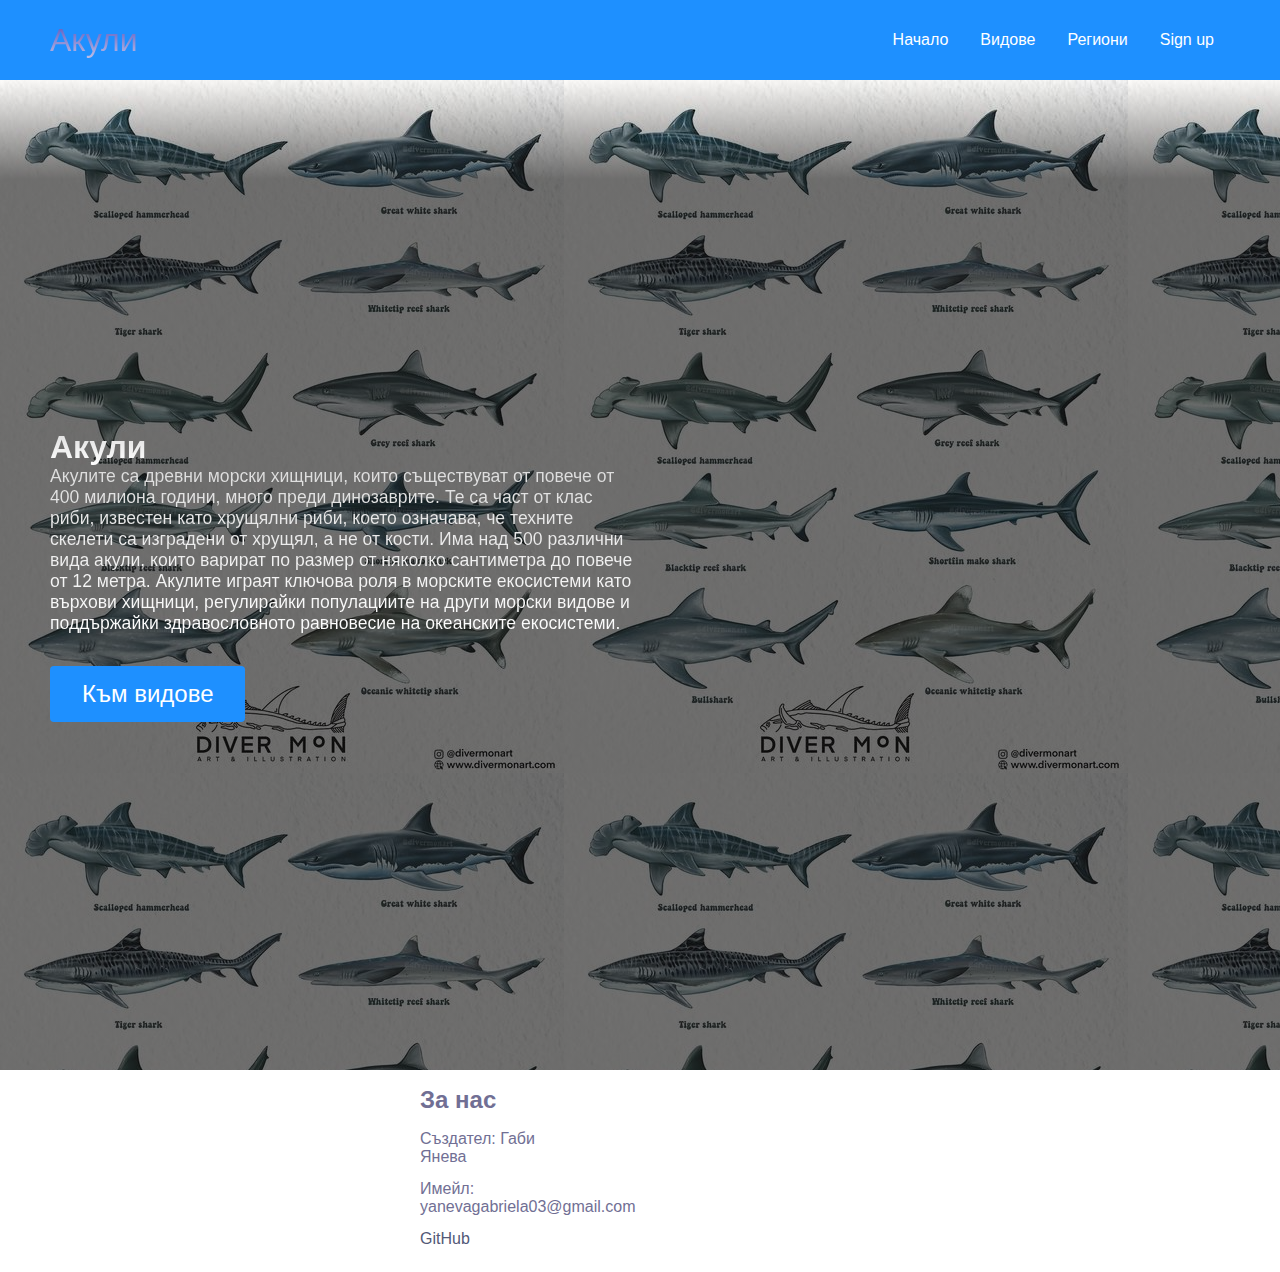
<file: index.html>
<!DOCTYPE html>
<html lang="bg">
<head>
    <meta charset="UTF-8">
    <meta name="keywords" content="Shark,shark, sea,white shark">
    <meta name="viewport" content="width=device-width, initial-scale=1.0">
    <title>Sharkss</title>
<link rel="stylesheet" href="style.css">
</head>
<body>
    
    <nav class="navbar">
<div class="navbar_container">
    <a href="/" id="navbar_logo">Акули</a>
    <div class="navbar_toggle" id="mobile_menu">
<span class="bar"></span>
<span class="bar"></span>
<span class="bar"></span>
    </div>
    <ul class="navbar_menu">
        <li class="navbar_item">
            <a href="index.html" class="navbar_link" id="home" >Начало</a>
        </li>
        <li class="navbar_item">
            <a href="vidove_main.html" class="navbar_link" id="vid_main">Видове</a>
        </li>
        <li class="navbar_item">
            <a href="regioni_main.html" class="navbar_link" id="mqsto_main">Региони</a>
        </li> 
        <li class="navbar_item">
          <a href="sign_form.html" class="navbar_link" id="sign_main">Sign up</a>
     </li>
    </ul>
</div>
    </nav>
   
<div class="main" id="main">
    <div class="main_container">
      <div class="main_content">
       <h1>Акули</h1>
       <p>Акулите са древни морски хищници, които съществуват от повече от 400 милиона години, много преди динозаврите. Те са част от клас риби, известен като хрущялни риби, което означава, че техните скелети са изградени от хрущял, а не от кости. Има над 500 различни вида акули, които варират по размер от няколко сантиметра до повече от 12 метра. Акулите играят ключова роля в морските екосистеми като върхови хищници, регулирайки популациите на други морски видове и поддържайки здравословното равновесие на океанските екосистеми.</p>
       <a href="vidove_main.html" class="main_btn" id="vidove_main_sp">Към видове</a>
    </div>
      <div class="main_img_container">
       
      </div>
    </div>
</div>


<div class="foooter_container">
    <div class="footer_link">
        <div class="footer_link_wrapper">
            <div class="footer_link_item">
                <h2>За нас</h2>
                <p>Създател: Габи Янева</p>
                <p>Имейл: yanevagabriela03@gmail.com</p>
                  <a href="https://github.com/GabyYaneva/Project_website">GitHub</a>
            </div>
        </div>
    </div>
</div>
  <script src="script.js"></script>
</body>
</html>
</file>
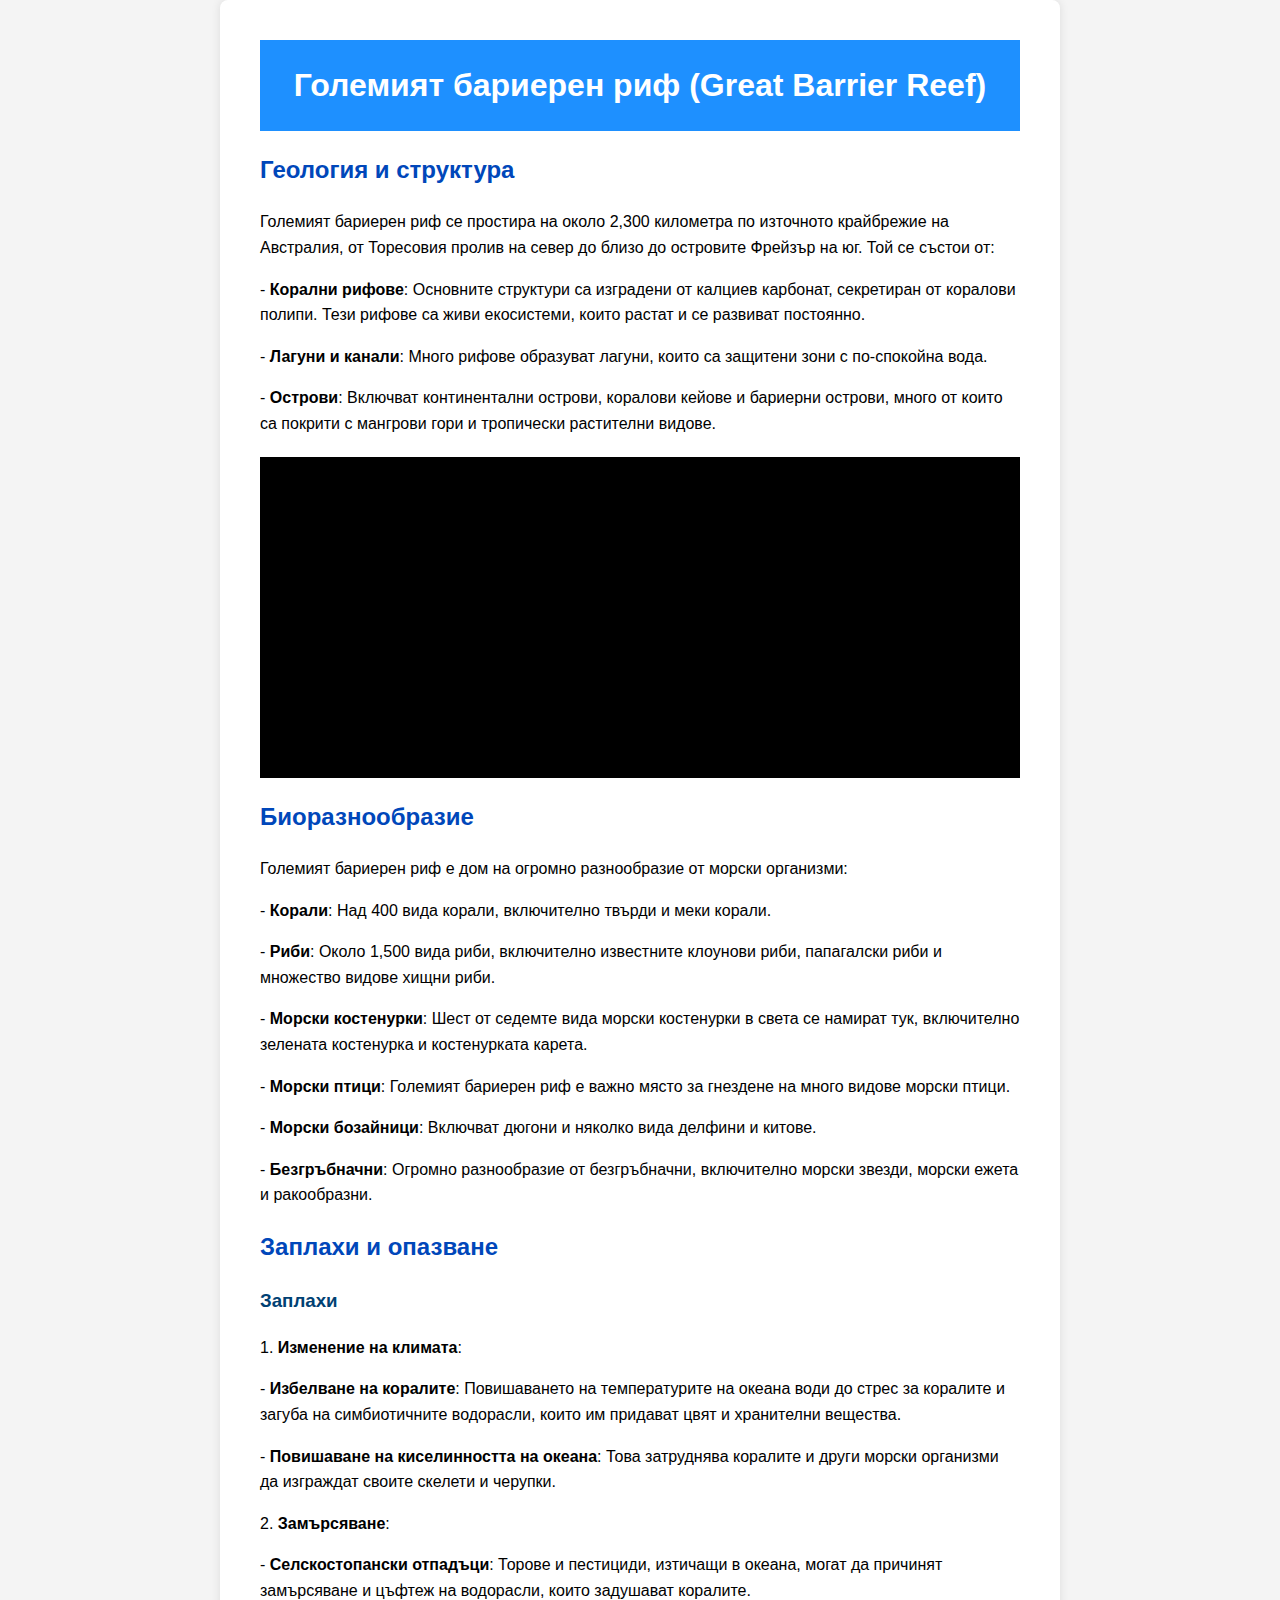
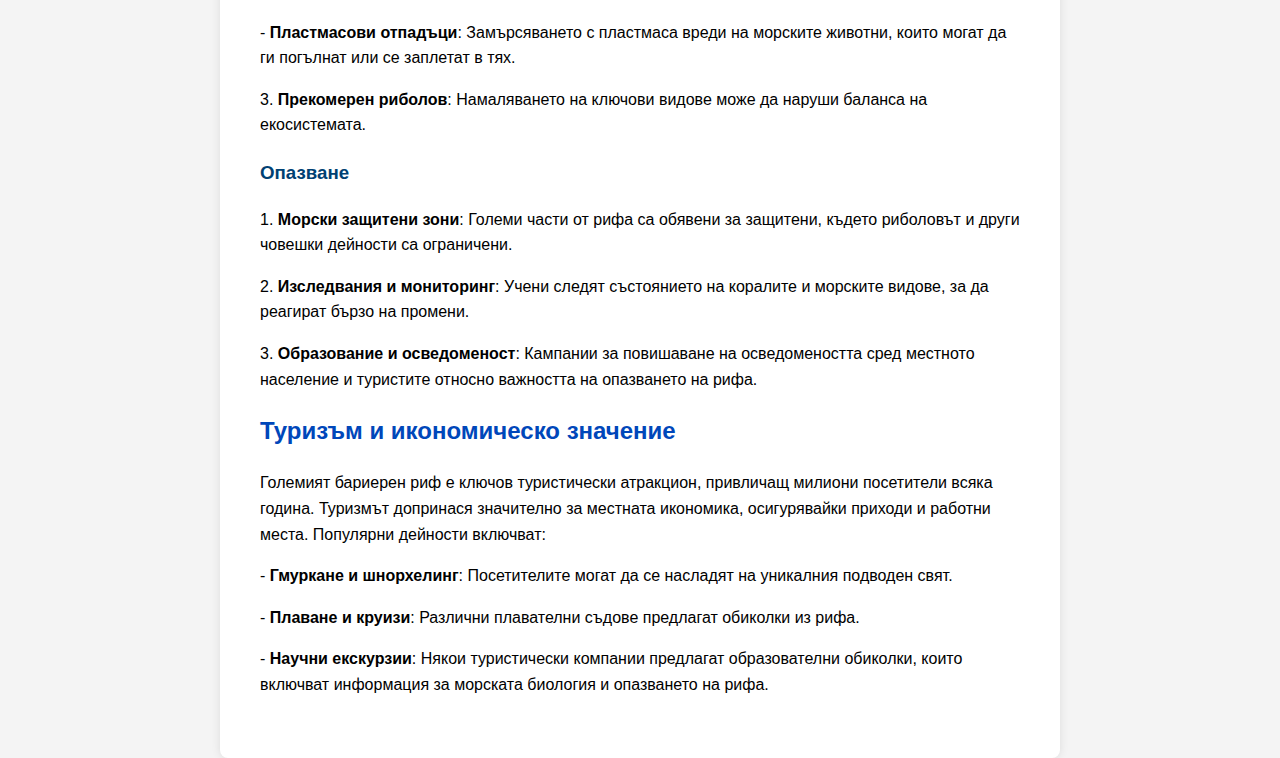
<file: r1.html>
<!DOCTYPE html>
<html lang="en">
<head>
    <meta charset="UTF-8">
    <meta name="viewport" content="width=device-width, initial-scale=1.0">
    <title>регион1</title>
    <link rel="stylesheet" href="regioni.css">
</head>
<body>
     <div class="container"><div class="main">
        <div class="header">
            <h1>Големият бариерен риф (Great Barrier Reef)</h1>
        </div>
        
            <div class="text">
                <h2>Геология и структура</h2>
                <p>Големият бариерен риф се простира на около 2,300 километра по източното крайбрежие на Австралия, от Торесовия пролив на север до близо до островите Фрейзър на юг. Той се състои от:</p>
                <p>- <strong>Корални рифове</strong>: Основните структури са изградени от калциев карбонат, секретиран от коралови полипи. Тези рифове са живи екосистеми, които растат и се развиват постоянно.</p>
                <p>- <strong>Лагуни и канали</strong>: Много рифове образуват лагуни, които са защитени зони с по-спокойна вода.</p>
                <p>- <strong>Острови</strong>: Включват континентални острови, коралови кейове и бариерни острови, много от които са покрити с мангрови гори и тропически растителни видове.</p>
                <div class="video-placeholder">
                    <iframe width="480" height="270" src="https://www.youtube.com/embed/4M6eCgEBzx8?si=oTdLg6cTSseo2D83" title="YouTube video player" frameborder="0" allow="accelerometer; autoplay; clipboard-write; encrypted-media; gyroscope; picture-in-picture; web-share" referrerpolicy="strict-origin-when-cross-origin" allowfullscreen></iframe>
                </div>
            </div>
            <div class="text">
                <h2>Биоразнообразие</h2>
                <p>Големият бариерен риф е дом на огромно разнообразие от морски организми:</p>
                <p>- <strong>Корали</strong>: Над 400 вида корали, включително твърди и меки корали.</p>
                <p>- <strong>Риби</strong>: Около 1,500 вида риби, включително известните клоунови риби, папагалски риби и множество видове хищни риби.</p>
                <p>- <strong>Морски костенурки</strong>: Шест от седемте вида морски костенурки в света се намират тук, включително зелената костенурка и костенурката карета.</p>
                <p>- <strong>Морски птици</strong>: Големият бариерен риф е важно място за гнездене на много видове морски птици.</p>
                <p>- <strong>Морски бозайници</strong>: Включват дюгони и няколко вида делфини и китове.</p>
                <p>- <strong>Безгръбначни</strong>: Огромно разнообразие от безгръбначни, включително морски звезди, морски ежета и ракообразни.</p>
               
            </div>
            <div class="text">
                <h2>Заплахи и опазване</h2>
                <h3>Заплахи</h3>
                <p>1. <strong>Изменение на климата</strong>:</p>
                <p>- <strong>Избелване на коралите</strong>: Повишаването на температурите на океана води до стрес за коралите и загуба на симбиотичните водорасли, които им придават цвят и хранителни вещества.</p>
                <p>- <strong>Повишаване на киселинността на океана</strong>: Това затруднява коралите и други морски организми да изграждат своите скелети и черупки.</p>
                <p>2. <strong>Замърсяване</strong>:</p>
                <p>- <strong>Селскостопански отпадъци</strong>: Торове и пестициди, изтичащи в океана, могат да причинят замърсяване и цъфтеж на водорасли, които задушават коралите.</p>
                <p>- <strong>Пластмасови отпадъци</strong>: Замърсяването с пластмаса вреди на морските животни, които могат да ги погълнат или се заплетат в тях.</p>
                <p>3. <strong>Прекомерен риболов</strong>: Намаляването на ключови видове може да наруши баланса на екосистемата.</p>
        
            </div>
            <div class="text">

                <h3>Опазване</h3>
                <p>1. <strong>Морски защитени зони</strong>: Големи части от рифа са обявени за защитени, където риболовът и други човешки дейности са ограничени.</p>
                <p>2. <strong>Изследвания и мониторинг</strong>: Учени следят състоянието на коралите и морските видове, за да реагират бързо на промени.</p>
                <p>3. <strong>Образование и осведоменост</strong>: Кампании за повишаване на осведомеността сред местното население и туристите относно важността на опазването на рифа.</p>
            </div>
            <div class="text">
        <h2>Туризъм и икономическо значение</h2>
        <p>Големият бариерен риф е ключов туристически атракцион, привличащ милиони посетители всяка година. Туризмът допринася значително за местната икономика, осигурявайки приходи и работни места. Популярни дейности включват:</p>
        <p>- <strong>Гмуркане и шнорхелинг</strong>: Посетителите могат да се насладят на уникалния подводен свят.</p>
        <p>- <strong>Плаване и круизи</strong>: Различни плавателни съдове предлагат обиколки из рифа.</p>
        <p>- <strong>Научни екскурзии</strong>: Някои туристически компании предлагат образователни обиколки, които включват информация за морската биология и опазването на рифа.</p>
        
            </div>
        </div>
     </div>
    
      <script src="script.js"></script>
</body>
</html>
</file>
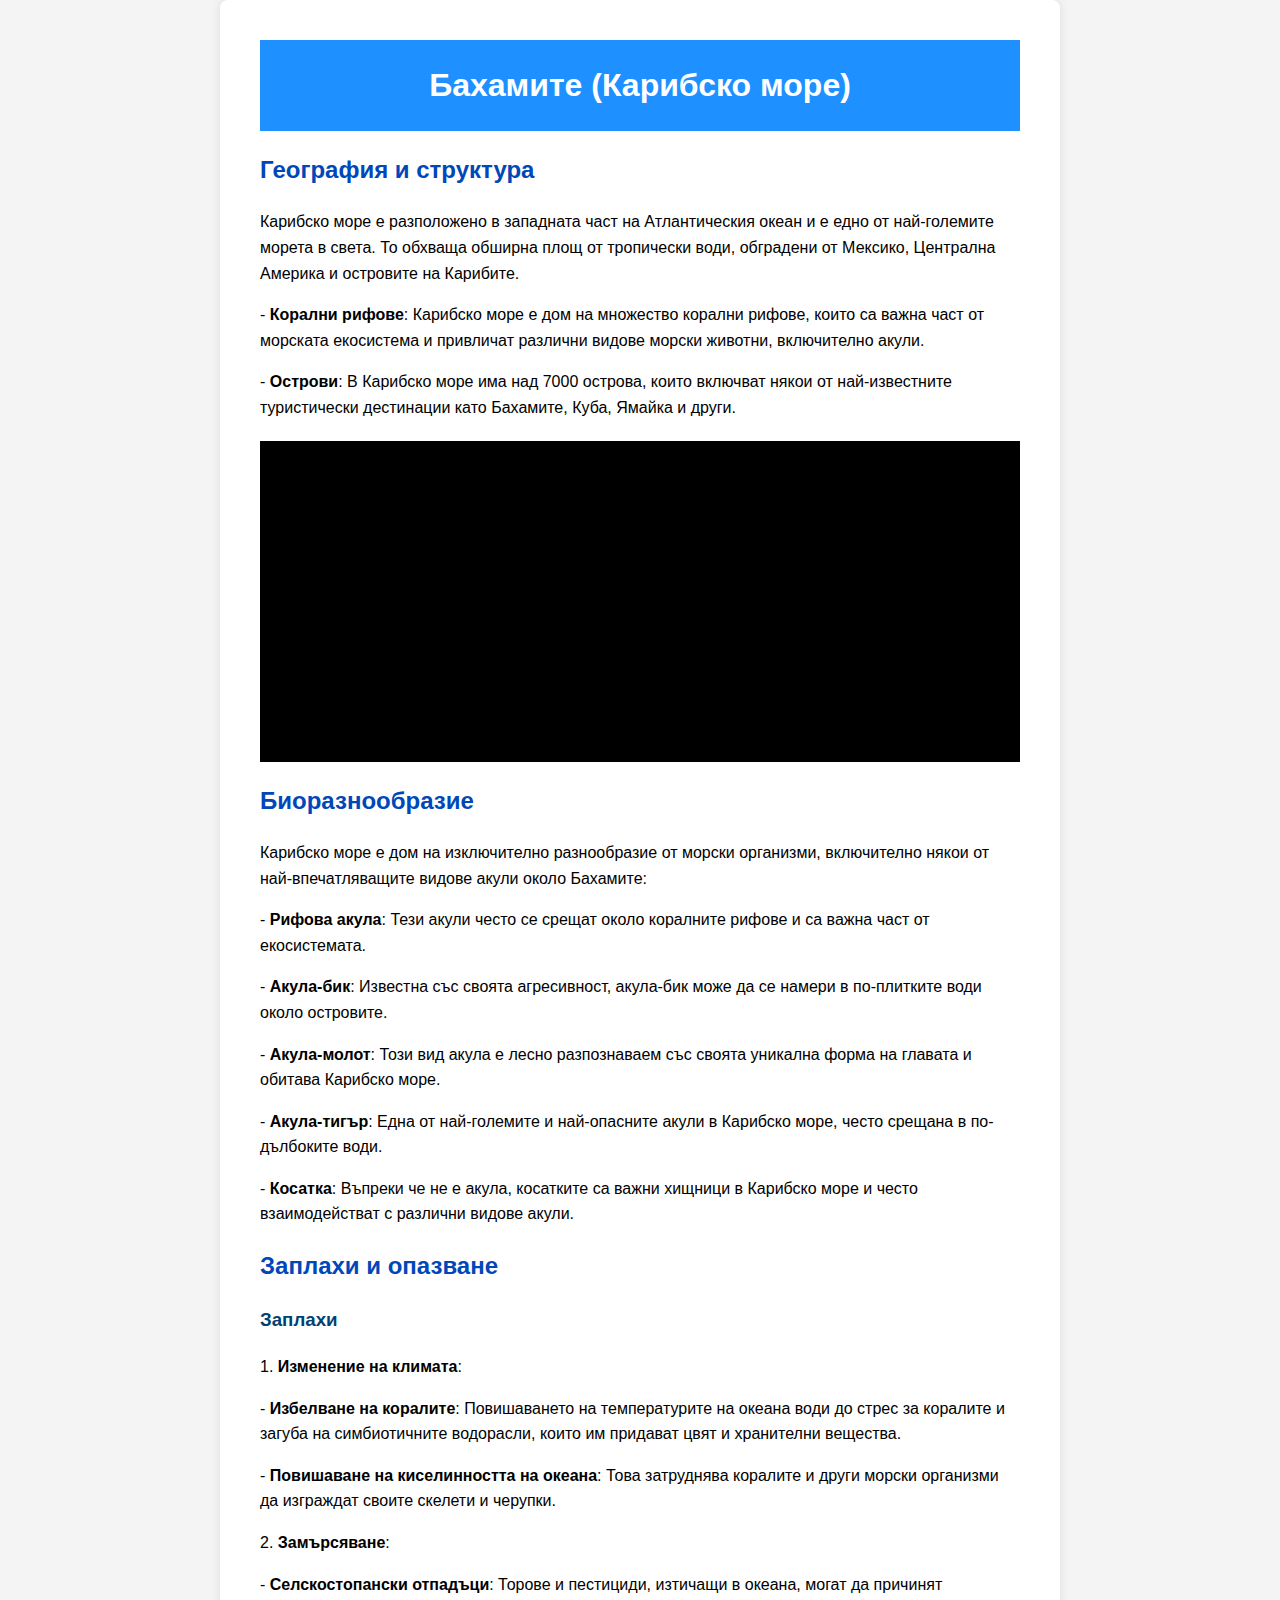
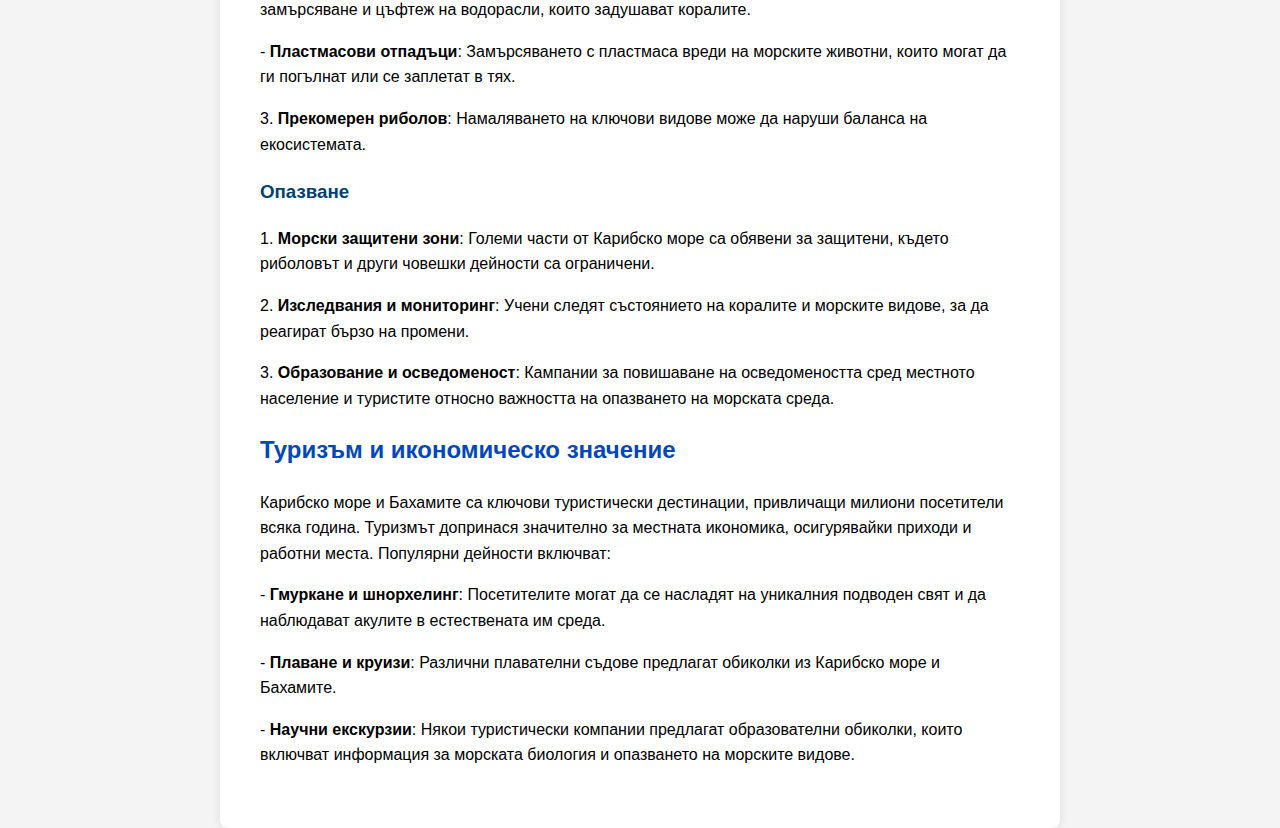
<file: r2.html>
<!DOCTYPE html>
<html lang="en">
<head>
    <meta charset="UTF-8">
    <meta name="viewport" content="width=device-width, initial-scale=1.0">
    <title>reagen 2</title>
    <link rel="stylesheet" href="regioni.css">
</head>
<body>
    <div class="container">
        <div class="main">
            <div class="header">
                <h1>Бахамите (Карибско море)</h1>
            </div>
            
            <div class="text">
                <h2>География и структура</h2>
                <p>Карибско море е разположено в западната част на Атлантическия океан и е едно от най-големите морета в света. То обхваща обширна площ от тропически води, обградени от Мексико, Централна Америка и островите на Карибите.</p>
                <p>- <strong>Корални рифове</strong>: Карибско море е дом на множество корални рифове, които са важна част от морската екосистема и привличат различни видове морски животни, включително акули.</p>
                <p>- <strong>Острови</strong>: В Карибско море има над 7000 острова, които включват някои от най-известните туристически дестинации като Бахамите, Куба, Ямайка и други.</p>
                <div class="video-placeholder">
                    <iframe width="480" height="270" src="https://www.youtube.com/embed/qdKrKaUATaw?si=I6jdsXvoQ3pH96BS" title="YouTube video player" frameborder="0" allow="accelerometer; autoplay; clipboard-write; encrypted-media; gyroscope; picture-in-picture; web-share" referrerpolicy="strict-origin-when-cross-origin" allowfullscreen></iframe>
                </div>
            </div>
            <div class="text">
                <h2>Биоразнообразие</h2>
                <p>Карибско море е дом на изключително разнообразие от морски организми, включително някои от най-впечатляващите видове акули около Бахамите:</p>
                <p>- <strong>Рифова акула</strong>: Тези акули често се срещат около коралните рифове и са важна част от екосистемата.</p>
                <p>- <strong>Акула-бик</strong>: Известна със своята агресивност, акула-бик може да се намери в по-плитките води около островите.</p>
                <p>- <strong>Акула-молот</strong>: Този вид акула е лесно разпознаваем със своята уникална форма на главата и обитава Карибско море.</p>
                <p>- <strong>Акула-тигър</strong>: Една от най-големите и най-опасните акули в Карибско море, често срещана в по-дълбоките води.</p>
                <p>- <strong>Косатка</strong>: Въпреки че не е акула, косатките са важни хищници в Карибско море и често взаимодействат с различни видове акули.</p>
            </div>
            <div class="text">
                <h2>Заплахи и опазване</h2>
                <h3>Заплахи</h3>
                <p>1. <strong>Изменение на климата</strong>:</p>
                <p>- <strong>Избелване на коралите</strong>: Повишаването на температурите на океана води до стрес за коралите и загуба на симбиотичните водорасли, които им придават цвят и хранителни вещества.</p>
                <p>- <strong>Повишаване на киселинността на океана</strong>: Това затруднява коралите и други морски организми да изграждат своите скелети и черупки.</p>
                <p>2. <strong>Замърсяване</strong>:</p>
                <p>- <strong>Селскостопански отпадъци</strong>: Торове и пестициди, изтичащи в океана, могат да причинят замърсяване и цъфтеж на водорасли, които задушават коралите.</p>
                <p>- <strong>Пластмасови отпадъци</strong>: Замърсяването с пластмаса вреди на морските животни, които могат да ги погълнат или се заплетат в тях.</p>
                <p>3. <strong>Прекомерен риболов</strong>: Намаляването на ключови видове може да наруши баланса на екосистемата.</p>
            </div>
            <div class="text">
                <h3>Опазване</h3>
                <p>1. <strong>Морски защитени зони</strong>: Големи части от Карибско море са обявени за защитени, където риболовът и други човешки дейности са ограничени.</p>
                <p>2. <strong>Изследвания и мониторинг</strong>: Учени следят състоянието на коралите и морските видове, за да реагират бързо на промени.</p>
                <p>3. <strong>Образование и осведоменост</strong>: Кампании за повишаване на осведомеността сред местното население и туристите относно важността на опазването на морската среда.</p>
            </div>
            <div class="text">
                <h2>Туризъм и икономическо значение</h2>
                <p>Карибско море и Бахамите са ключови туристически дестинации, привличащи милиони посетители всяка година. Туризмът допринася значително за местната икономика, осигурявайки приходи и работни места. Популярни дейности включват:</p>
                <p>- <strong>Гмуркане и шнорхелинг</strong>: Посетителите могат да се насладят на уникалния подводен свят и да наблюдават акулите в естествената им среда.</p>
                <p>- <strong>Плаване и круизи</strong>: Различни плавателни съдове предлагат обиколки из Карибско море и Бахамите.</p>
                <p>- <strong>Научни екскурзии</strong>: Някои туристически компании предлагат образователни обиколки, които включват информация за морската биология и опазването на морските видове.</p>
            </div>
        </div>
    </div>
    
    
      <script src="script.js"></script>
</body>
</html>
</file>
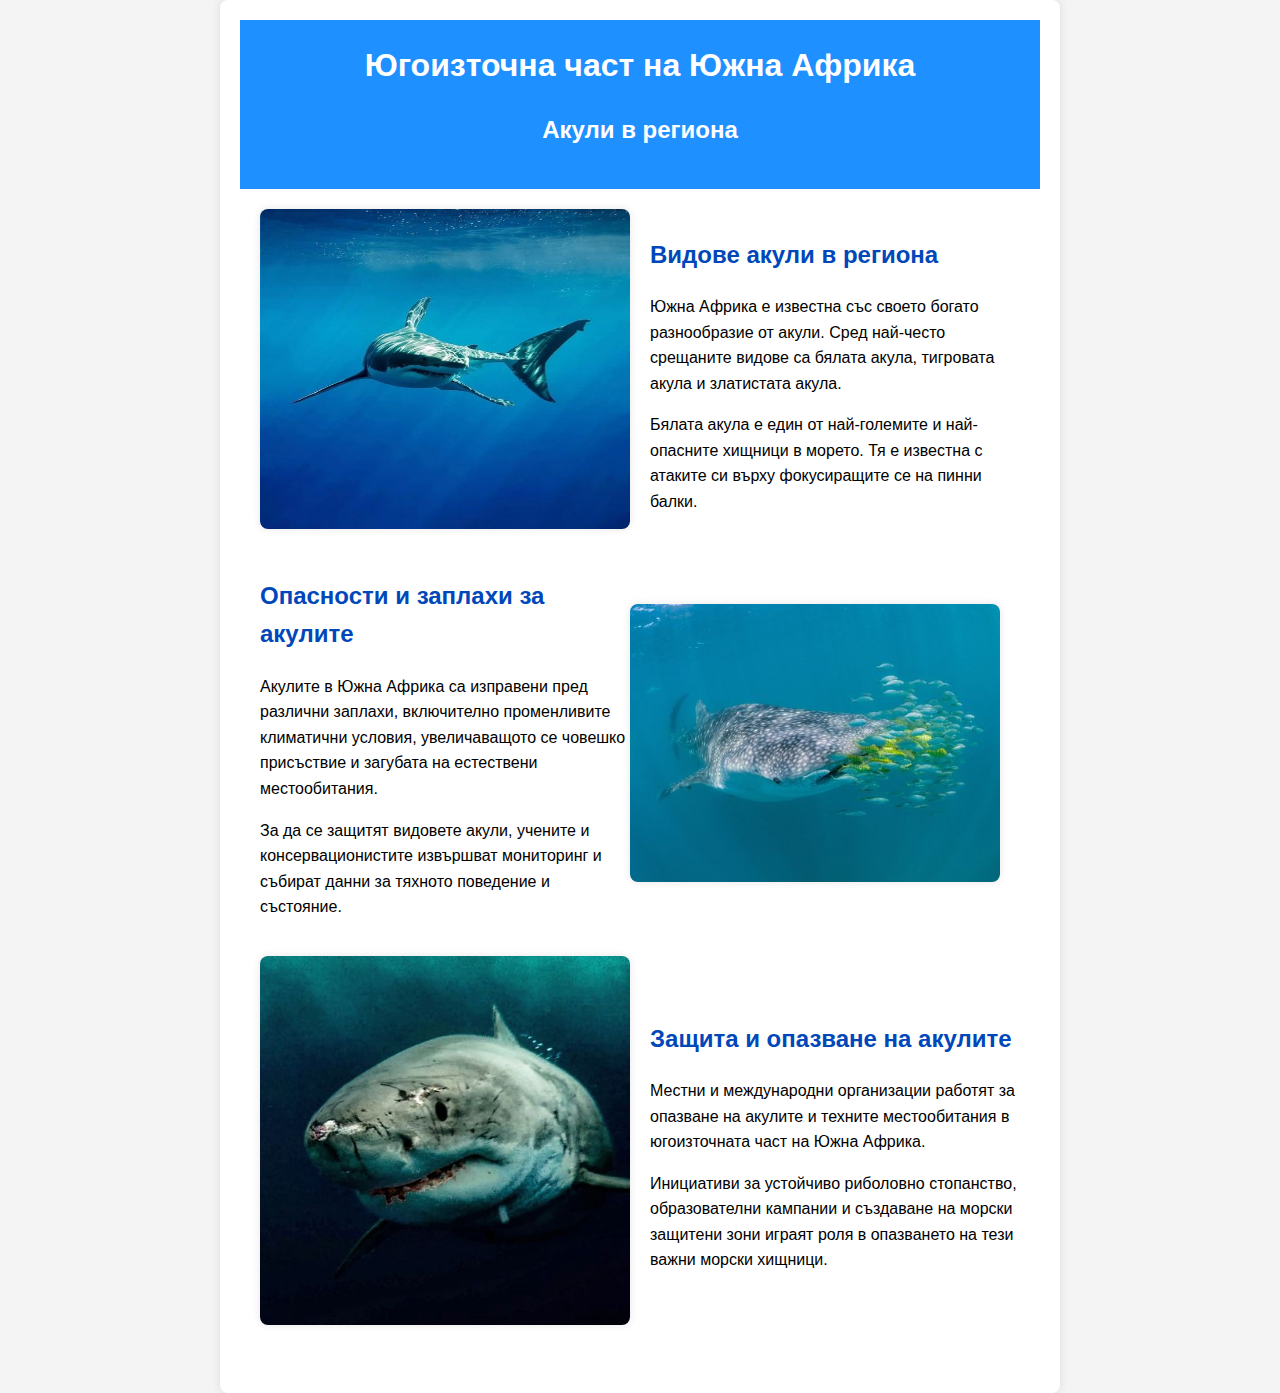
<file: r3.html>
<!DOCTYPE html>
<html lang="en">
<head>
    <meta charset="UTF-8">
    <meta name="viewport" content="width=device-width, initial-scale=1.0">
    <title>reagen 3</title>
    <link rel="stylesheet" href="regioni.css">
</head>
<body>
    
    <div class="container">
        <div class="header">
            <h1>Югоизточна част на Южна Африка</h1>
            <h2>Акули в региона</h2>
        </div>
        
        <div class="main">
            <div class="text with-image">
                <div class="image">
                    <img height="320px" width="270px" src="images/r3.jpg" alt="Акула в югоизточната част на Южна Африка">
                </div>
                <div class="content">
                    <h2>Видове акули в региона</h2>
                    <p>Южна Африка е известна със своето богато разнообразие от акули. Сред най-често срещаните видове са бялата акула, тигровата акула и златистата акула.</p>
                    <p>Бялата акула е един от най-големите и най-опасните хищници в морето. Тя е известна с атаките си върху фокусиращите се на пинни балки.</p>
                </div>
            </div>

            <div class="text with-image">
                <div class="content">
                    <h2>Опасности и заплахи за акулите</h2>
                    <p>Акулите в Южна Африка са изправени пред различни заплахи, включително променливите климатични условия, увеличаващото се човешко присъствие и загубата на естествени местообитания.</p>
                    <p>За да се защитят видовете акули, учените и консервационистите извършват мониторинг и събират данни за тяхното поведение и състояние.</p>
                </div>
                <div class="image">
                    <img src="images/r31.jpg" alt="Акула в югоизточната част на Южна Африка">
                </div>
            </div>

            <div class="text with-image">
                <div class="image">
                    <img src="images/r32.jpg" alt="Акула в югоизточната част на Южна Африка">
                </div>
                <div class="content">
                    <h2>Защита и опазване на акулите</h2>
                    <p>Местни и международни организации работят за опазване на акулите и техните местообитания в югоизточната част на Южна Африка.</p>
                    <p>Инициативи за устойчиво риболовно стопанство, образователни кампании и създаване на морски защитени зони играят роля в опазването на тези важни морски хищници.</p>
                </div>
            </div>
        </div>
    </div>

      <script src="script.js"></script>
</body>
</html>
</file>
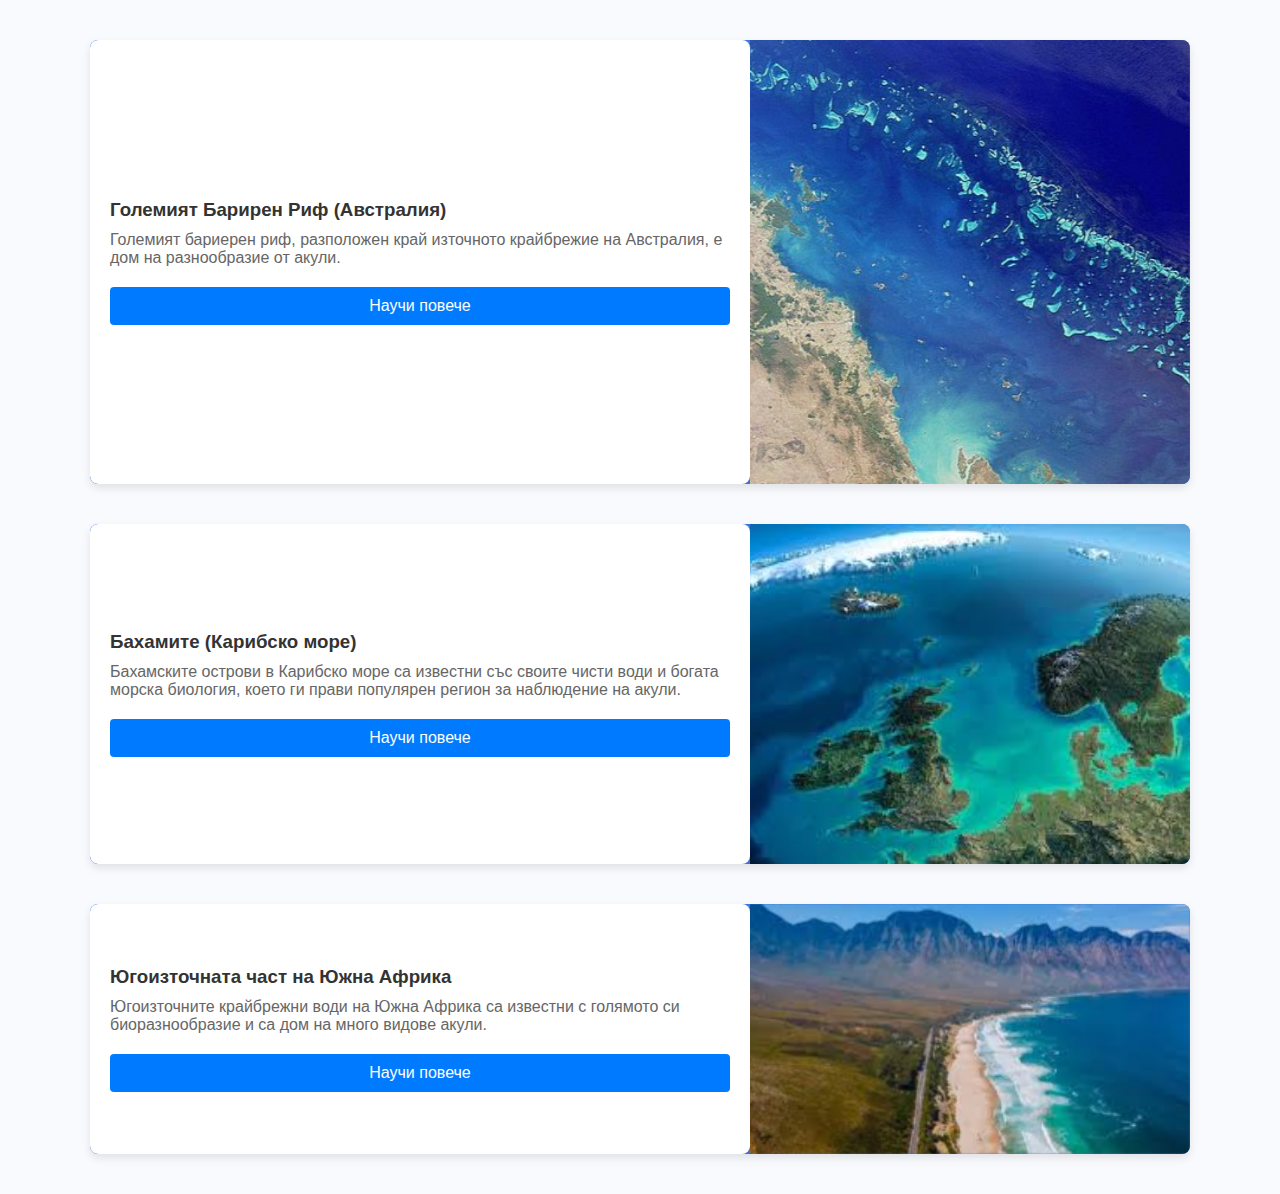
<file: regioni+main.html>
<!DOCTYPE html>
<html lang="en">
<head>
    <meta charset="UTF-8">
    <meta name="viewport" content="width=device-width, initial-scale=1.0">
    <title>Региони</title>
    <link rel="stylesheet" href="style_vidove.css">
</head>
<body>
    <div class="main">
        <div class="content">
            <div class="shark_card">
                <div class="shark_info">
                    <h3>Големият Барирен Риф (Австралия)</h3>
                    <p>Големият бариерен риф, разположен край източното крайбрежие на Австралия, е дом на разнообразие от акули.</p>
                    <a href="r1.html" class="main_btn species_link" id="r1">Научи повече</a>
                </div>
                <div class="shark_image">
                    <img src="images/whsh.jpg" alt="Китова  акула">
                </div>
            </div>
        </div>
        <div class="content">
            <div class="shark_card">
                <div class="shark_info">
                    <h3>Бахамите (Карибско море)</h3>
               <p>Бахамските острови в Карибско море са известни със своите чисти води и богата морска биология, което ги прави популярен регион за наблюдение на акули. </p>
                    <a href="r2.html" class="main_btn species_link" id="r2">Научи повече</a>
                </div>
                <div class="shark_image">
                    <img src="images/tsh.jpg" alt="Тигрова акула">
                </div>
            </div>
        </div>
        <div class="content">
            <div class="shark_card">
                <div class="shark_info">
                    <h3>Югоизточната част на Южна Африка</h3>
                   <p>Югоизточните крайбрежни води на Южна Африка са известни с голямото си биоразнообразие и са дом на много видове акули.</p>
                    <a href="r3.html" class="main_btn species_link" id="r3">Научи повече</a>
                </div>
                <div class="shark_image">
                    <img src="images/wsh.jpg" alt="Бяла акула">
                </div>
            </div>
        </div>
    </div>
    <div id="species_content">
        <!-- Тук ще се зарежда съдържанието -->
    </div>
    <script src="script.js"></script>
</body>
</html>
</file>
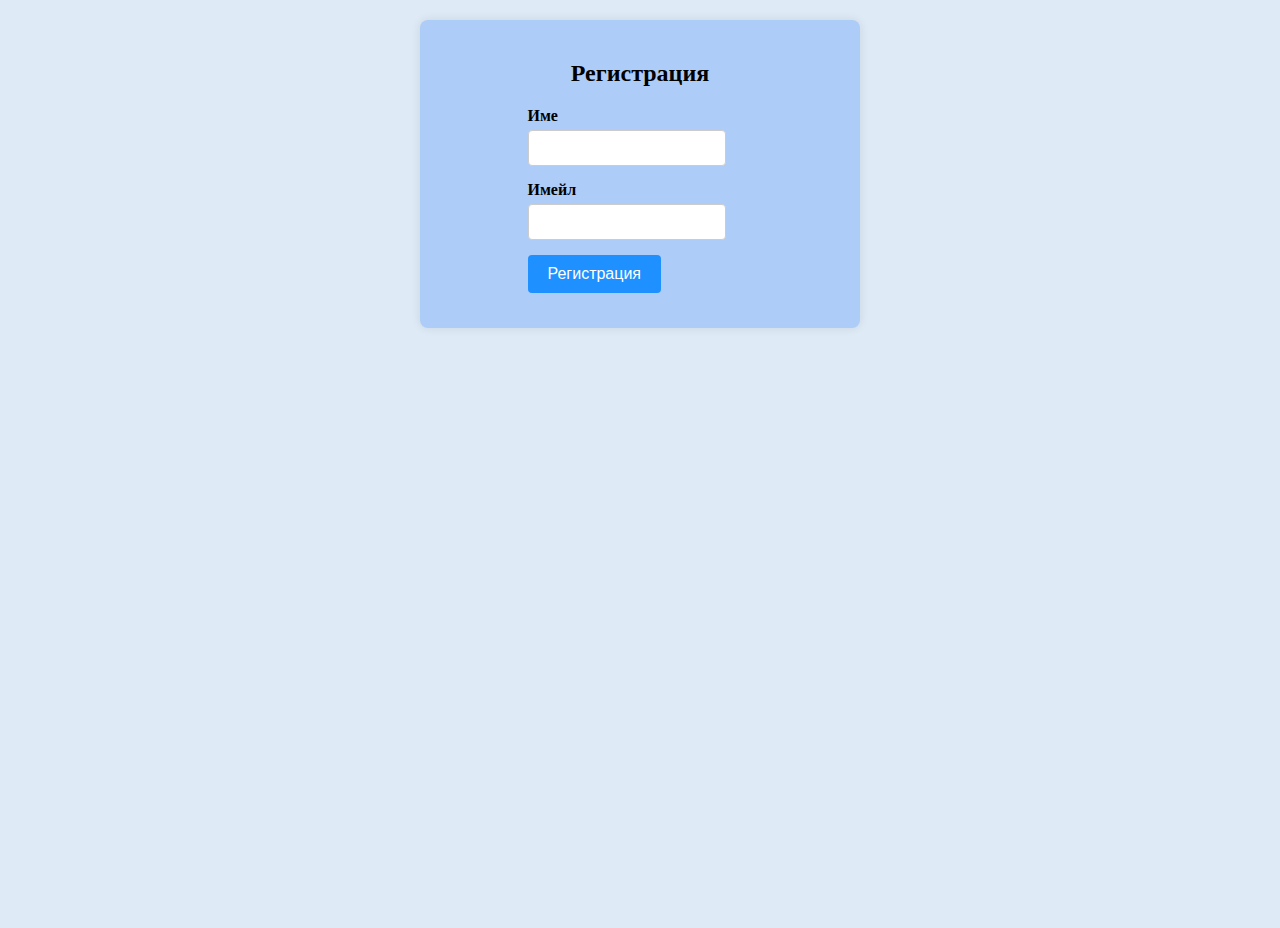
<file: sign_form.html>
<!DOCTYPE html>
<html lang="en">
<head>
    <meta charset="UTF-8">
    <meta name="viewport" content="width=device-width, initial-scale=1.0">
    <title>Sign Up</title>
  <link rel="stylesheet" href="sign_style.css">
</head>
<body>
    
        <div class="main">
            <h2>Регистрация</h2>
            <form id="registrationForm" method="get">
                <div class="form-group">
                    <label for="name">Име</label>
                    <input type="text" id="name" name="name" required>
                </div>
                <div class="form-group">
                    <label for="email">Имейл</label>
                    <input type="email" id="email" name="email" required>
                </div>
                <div class="form-group">
                 <button type="submit">Регистрация</button>
                </div>
            </form>
            </div>
        </div>
        <script src="script.js"></script>
       
       

</body>
</html>
</file>
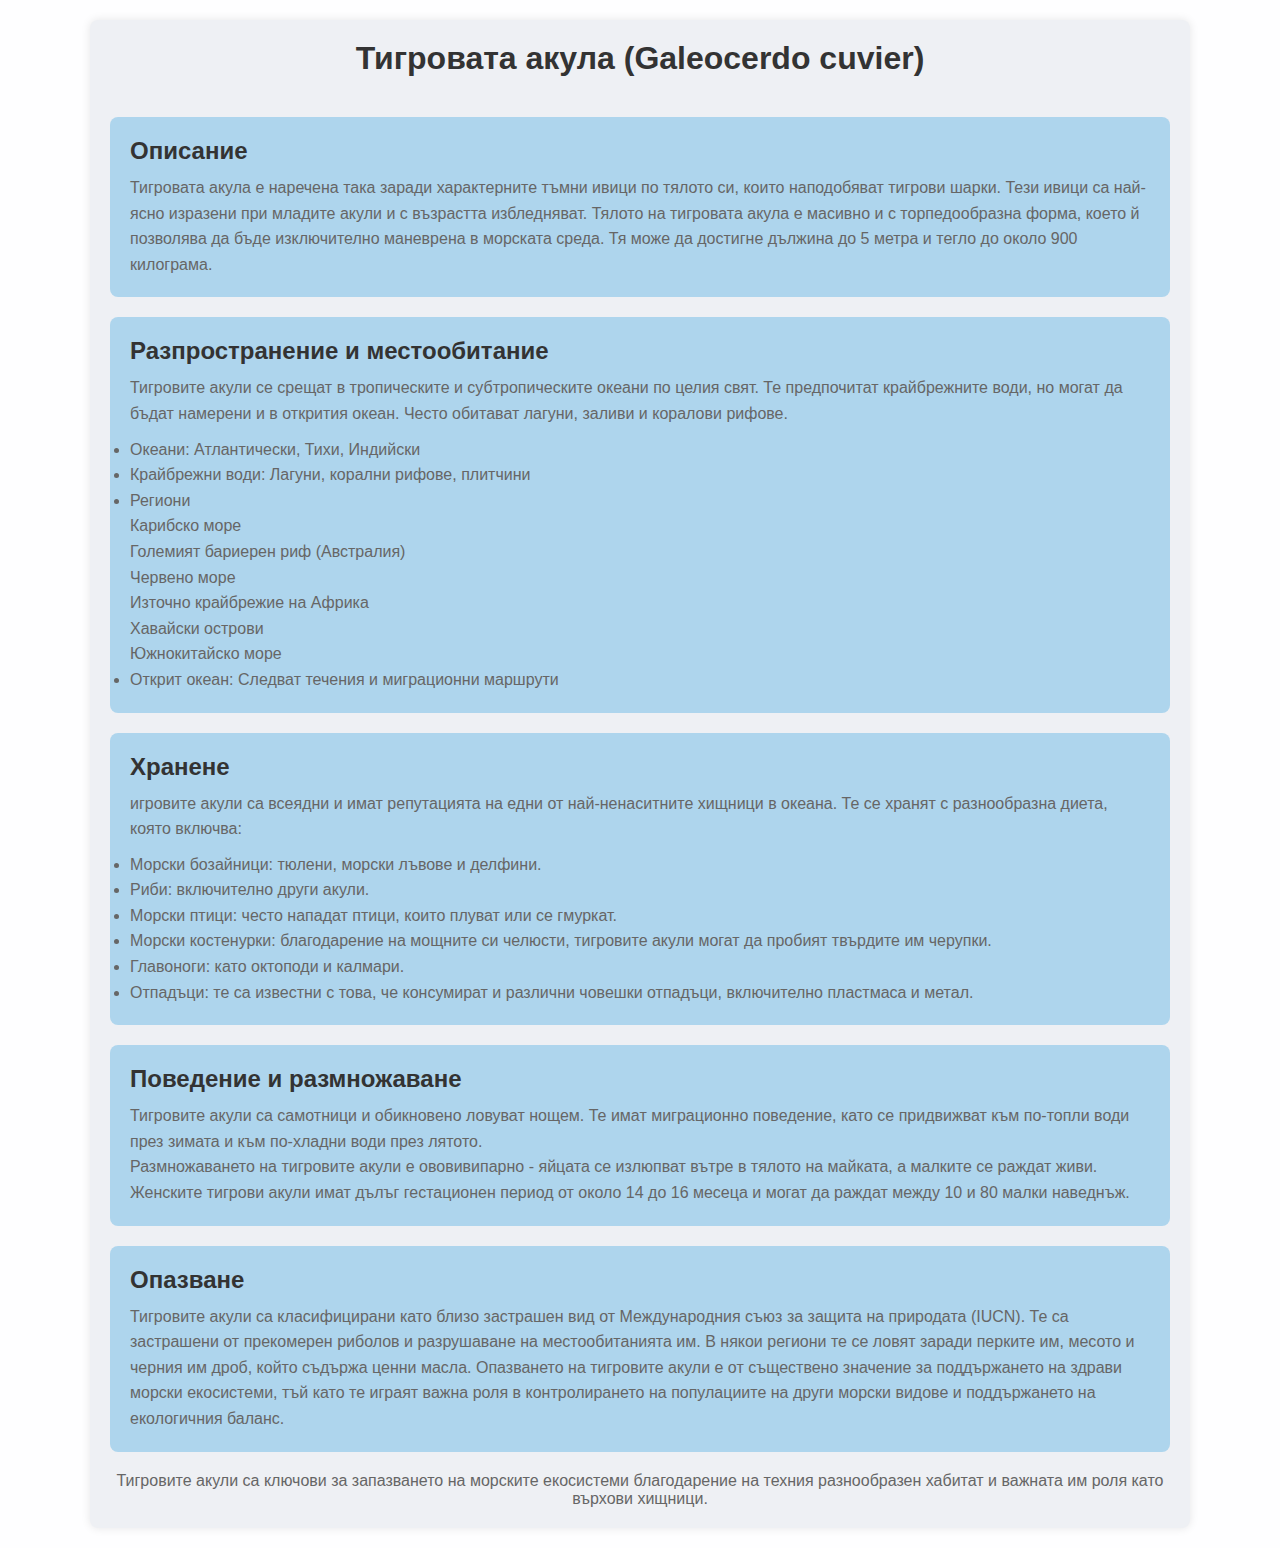
<file: ts.html>
<!DOCTYPE html>
<html lang="en">
<head>
  <meta charset="UTF-8">
  <meta name="viewport" content="width=device-width, initial-scale=1.0">
  <title>Тигрова акула</title>
  <link rel="stylesheet" href="style3.css">
</head>
<body>
  <div class="container">
    <div class="main">
      <div class="header">
        <h1>Тигровата акула (Galeocerdo cuvier) </h1>
      </div>
      <div class="text" id="description">
        <h2>Описание</h2>
<p>Тигровата акула е наречена така заради характерните тъмни ивици по тялото си, които наподобяват тигрови шарки. Тези ивици са най-ясно изразени при младите акули и с възрастта избледняват. Тялото на тигровата акула е масивно и с торпедообразна форма, което й позволява да бъде изключително маневрена в морската среда. Тя може да достигне дължина до 5 метра и тегло до около 900 килограма.</p>
    </div>
      <div class="text" id="distribution-habitat">
        <h2>Разпространение и местообитание</h2>
        <p>Тигровите акули се срещат в тропическите и субтропическите океани по целия свят. Те предпочитат крайбрежните води, но могат да бъдат намерени и в открития океан. Често обитават лагуни, заливи и коралови рифове.</p>
        <ul>
          <li>Океани: Атлантически, Тихи, Индийски</li>
          <li>Крайбрежни води: Лагуни, корални рифове, плитчини</li>
          <li><dl>
            <dt>Региони</dt>
            <dd>Карибско море</dd>
            <dd>Големият бариерен риф (Австралия)</dd>
            <dd>Червено море</dd>
            <dd>Източно крайбрежие на Африка</dd>
            <dd>Хавайски острови</dd>
            <dd>Южнокитайско море</dd>
          </dl></li>
          <li>Открит океан: Следват течения и миграционни маршрути</li>
        </ul>
      </div>
      <div class="text" id="feeding">
        <h2>Хранене</h2>
       <p>игровите акули са всеядни и имат репутацията на едни от най-ненаситните хищници в океана. Те се хранят с разнообразна диета, която включва:</p>
        <ul>
          <li>Морски бозайници: тюлени, морски лъвове и делфини.</li>
          <li>Риби: включително други акули.</li>
          <li>Морски птици: често нападат птици, които плуват или се гмуркат.</li>
          <li>Морски костенурки: благодарение на мощните си челюсти, тигровите акули могат да пробият твърдите им черупки.</li>
          <li>Главоноги: като октоподи и калмари.</li>
          <li>Отпадъци: те са известни с това, че консумират и различни човешки отпадъци, включително пластмаса и метал.</li>
        </ul>
      </div>
      <div class="text" id="behavior-reproduction">
        <h2>Поведение и размножаване</h2>
        <p>Тигровите акули са самотници и обикновено ловуват нощем. Те имат миграционно поведение, като се придвижват към по-топли води през зимата и към по-хладни води през лятото.</p>
        <p>Размножаването на тигровите акули е ововивипарно - яйцата се излюпват вътре в тялото на майката, а малките се раждат живи. Женските тигрови акули имат дълъг гестационен период от около 14 до 16 месеца и могат да раждат между 10 и 80 малки наведнъж.</p>
    </div>
      <div class="text" id="conservation">
        <h2>Опазване</h2>
<p>Тигровите акули са класифицирани като близо застрашен вид от Международния съюз за защита на природата (IUCN). Те са застрашени от прекомерен риболов и разрушаване на местообитанията им. В някои региони те се ловят заради перките им, месото и черния им дроб, който съдържа ценни масла.

    Опазването на тигровите акули е от съществено значение за поддържането на здрави морски екосистеми, тъй като те играят важна роля в контролирането на популациите на други морски видове и поддържането на екологичния баланс.</p>
    </div>
    </div>
    <div class="footer">
     <p>Тигровите акули са ключови за запазването на морските екосистеми благодарение на техния разнообразен хабитат и важната им роля като върхови хищници.</p>
    </div>
  </div>
  <script src="script.js"></script>
</body>
</html>
</file>
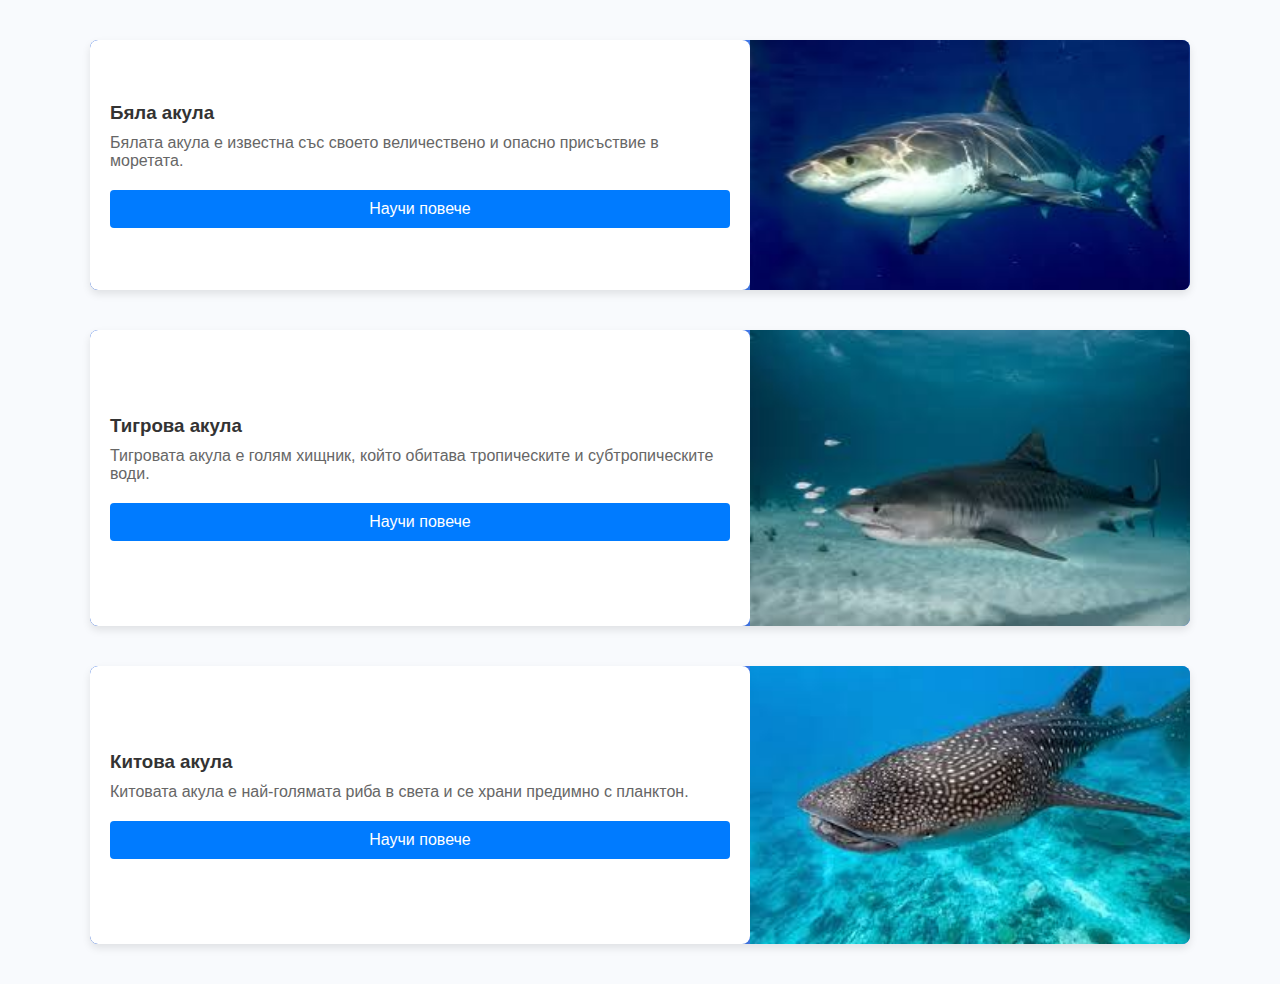
<file: vidove_main.html>
<!DOCTYPE html>
<html lang="en">
<head>
    <meta charset="UTF-8">
    <meta name="viewport" content="width=device-width, initial-scale=1.0">
    <title>Shark Species</title>
    <link rel="stylesheet" href="style_vidove.css">
</head>
<body>
    <div class="main">
        <div class="content">
            <div class="shark_card">
                <div class="shark_info">
                    <h3>Бяла акула</h3>
                    <p>Бялата акула е известна със своето величествено и опасно присъствие в моретата.</p>
                    <a href="ws.html" class="main_btn species_link" id="ws">Научи повече</a>
                  </div>
                    <div class="shark_image">
                    <img src="images/ws.jpg" alt="Бяла акула">
                     </div>
            </div>
        </div>
        <div class="content">
            <div class="shark_card">
                <div class="shark_info">
                    <h3>Тигрова акула</h3>
                    <p>Тигровата акула е голям хищник, който обитава тропическите и субтропическите води.</p>
                    <a href="ts.html" class="main_btn species_link" id="ts">Научи повече</a>
                </div>
                <div class="shark_image">
                    <img src="images/ts.jpg" alt="Тигрова акула">
                </div>
            </div>
        </div>
        <div class="content">
            <div class="shark_card">
                <div class="shark_info">
                    <h3>Китова акула</h3>
                    <p>Китовата акула е най-голямата риба в света и се храни предимно с планктон.</p>
                    <a href="whs.html" class="main_btn species_link" id="whs">Научи повече</a>
                </div>
                <div class="shark_image">
                    <img src="images/whs.jpg" alt="Китова акула">
                </div>
            </div>
        </div>
    </div>
    <div id="species_content">
        <!-- Тук ще се зарежда съдържанието -->
 </div>
    <script src="script.js"></script>
</body>
</html>
</file>
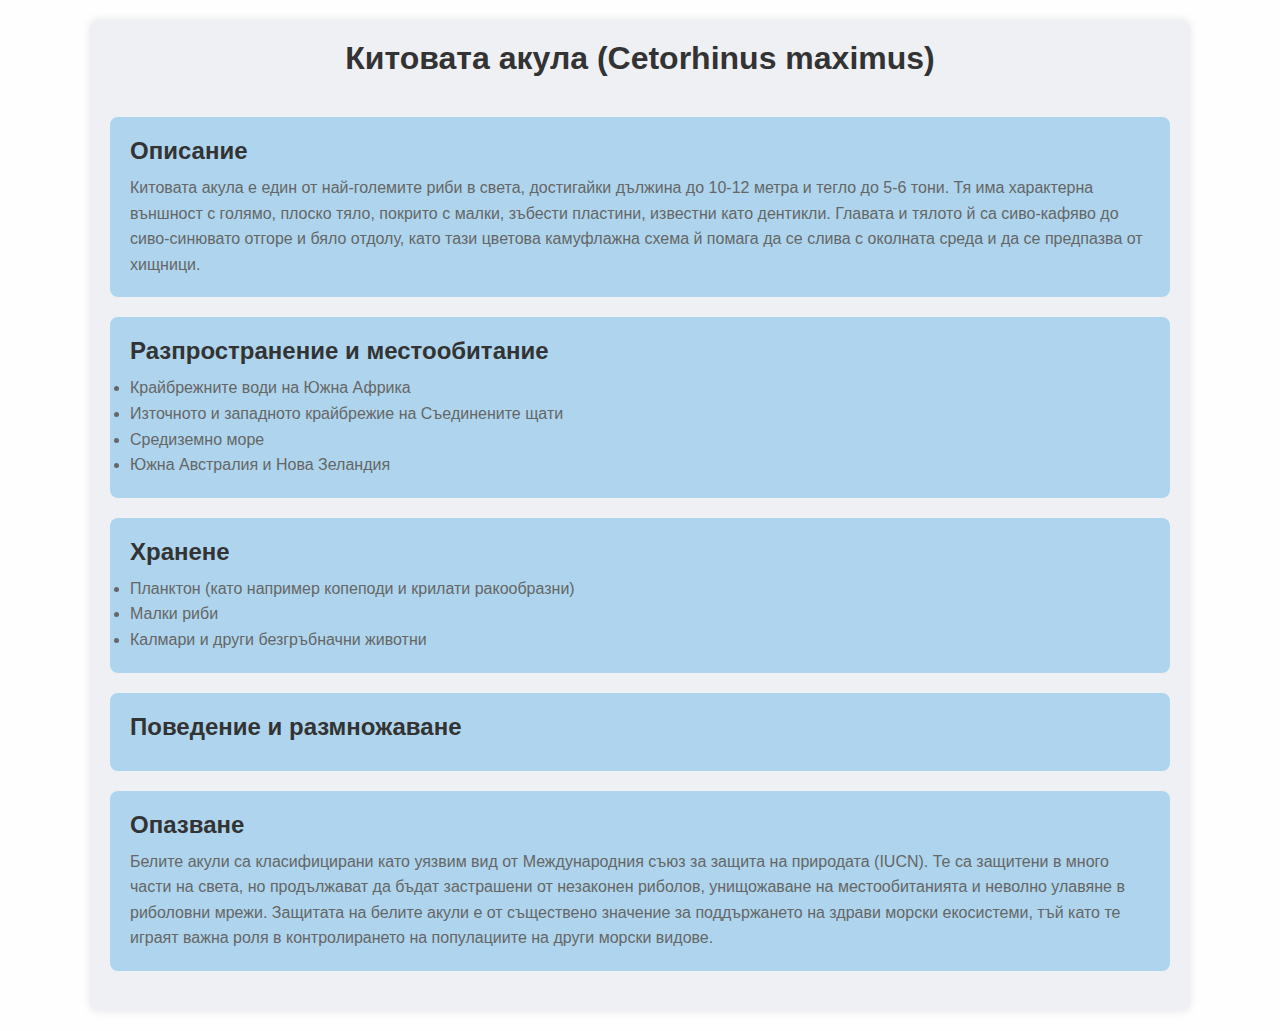
<file: whs.html>
<!DOCTYPE html>
<html lang="en">
<head>
  <meta charset="UTF-8">
  <meta name="viewport" content="width=device-width, initial-scale=1.0">
  <title>Китова акула</title>
  <link rel="stylesheet" href="style3.css">
</head>
<body>
  <div class="container">
    <div class="main">
      <div class="header">
        <h1>Китовата акула (Cetorhinus maximus)</h1>
      </div>
      <div class="text" id="description">
        <h2>Описание</h2>
<p>Китовата акула е един от най-големите риби в света, достигайки дължина до 10-12 метра и тегло до 5-6 тони. Тя има характерна външност с голямо, плоско тяло, покрито с малки, зъбести пластини, известни като дентикли. Главата и тялото й са сиво-кафяво до сиво-синювато отгоре и бяло отдолу, като тази цветова камуфлажна схема й помага да се слива с околната среда и да се предпазва от хищници.</p>
    </div>
      <div class="text" id="distribution-habitat">
        <h2>Разпространение и местообитание</h2>
<p></p>
        <ul>
          <li>Крайбрежните води на Южна Африка</li>
          <li>Източното и западното крайбрежие на Съединените щати</li>
          <li>Средиземно море</li>
          <li>Южна Австралия и Нова Зеландия</li>
        </ul>
      </div>
      <div class="text" id="feeding">
        <h2>Хранене</h2>
<p></p>
        <ul>
          <li>Планктон (като например копеподи и крилати ракообразни)</li>
          <li>Малки риби</li>
          <li>Калмари и други безгръбначни животни</li>
        </ul>
      </div>
      <div class="text" id="behavior-reproduction">
        <h2>Поведение и размножаване</h2>
<p></p> 
     </div>
      <div class="text" id="conservation">
        <h2>Опазване</h2>
        <p>Белите акули са класифицирани като уязвим вид от Международния съюз за защита на природата (IUCN). Те са защитени в много части на света, но продължават да бъдат застрашени от незаконен риболов, унищожаване на местообитанията и неволно улавяне в риболовни мрежи. Защитата на белите акули е от съществено значение за поддържането на здрави морски екосистеми, тъй като те играят важна роля в контролирането на популациите на други морски видове.</p>
      </div>
    </div>
    <div class="footer">
<p></p>
    </div>
  </div>
  <script src="script.js"></script>
</body>
</html>
</file>
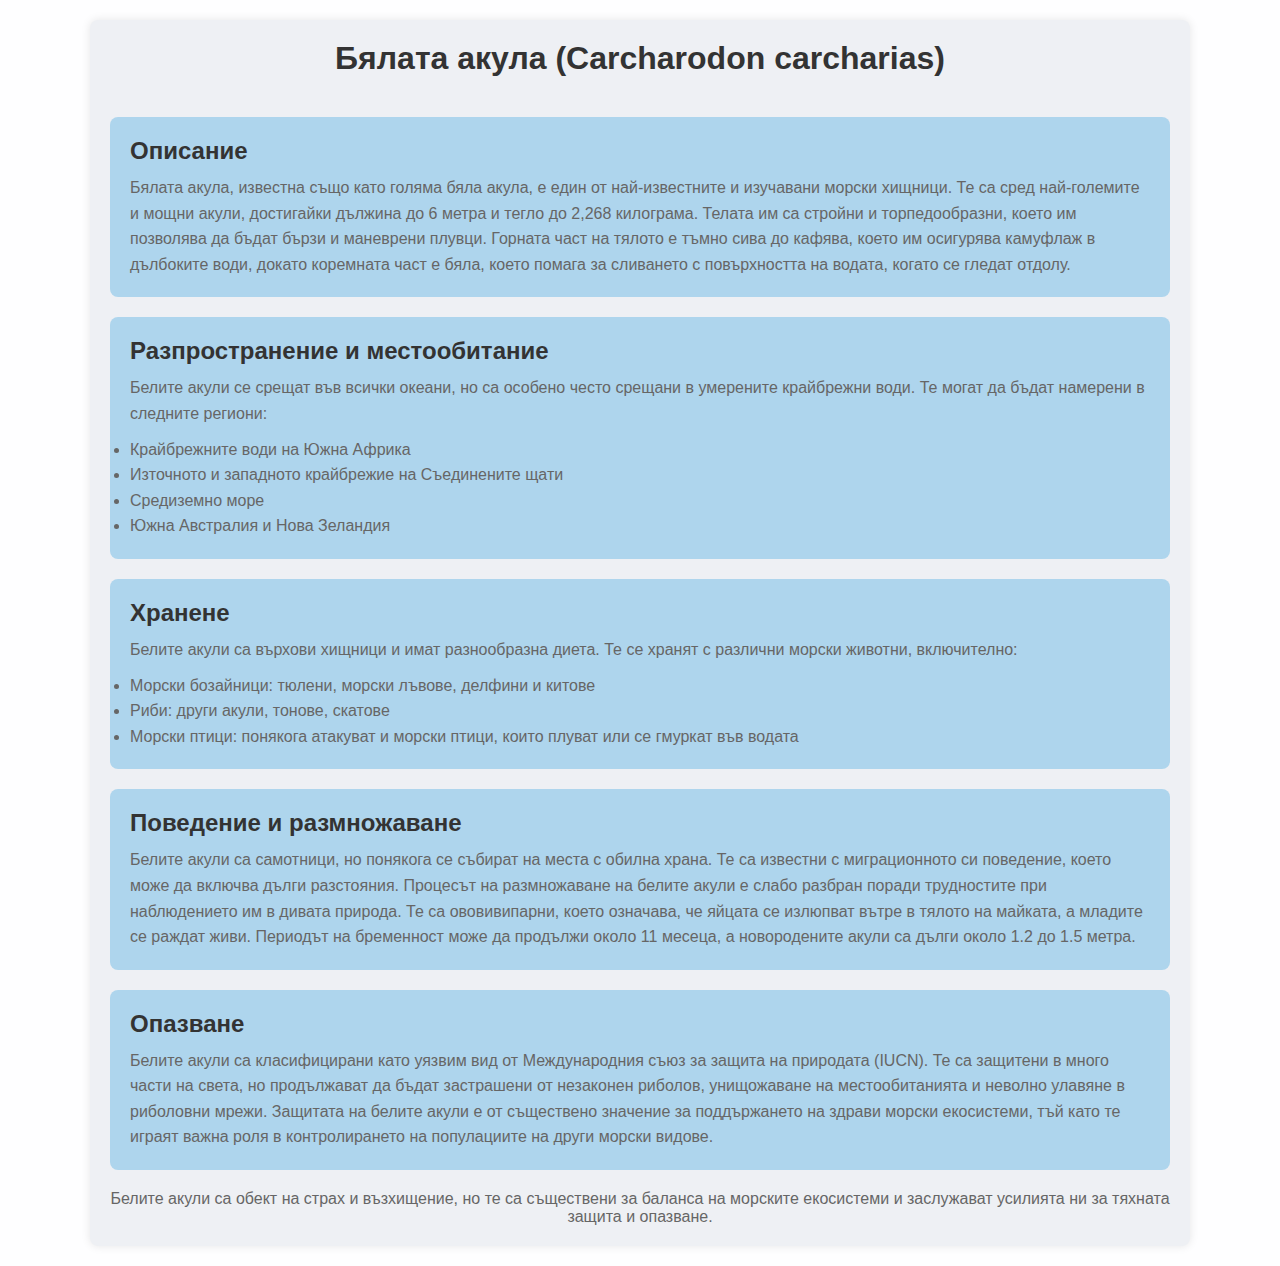
<file: ws.html>
<!DOCTYPE html>
<html lang="en">
<head>
  <meta charset="UTF-8">
  <meta name="viewport" content="width=device-width, initial-scale=1.0">
  <title>Бялата акула</title>
  <link rel="stylesheet" href="style3.css">
</head>
<body>
  <div class="container">
    <div class="main">
      <div class="header">
        <h1>Бялата акула (Carcharodon carcharias)</h1>
      </div>
      <div class="text" id="description">
        <h2>Описание</h2>
        <p>Бялата акула, известна също като голяма бяла акула, е един от най-известните и изучавани морски хищници. Те са сред най-големите и мощни акули, достигайки дължина до 6 метра и тегло до 2,268 килограма. Телата им са стройни и торпедообразни, което им позволява да бъдат бързи и маневрени плувци. Горната част на тялото е тъмно сива до кафява, което им осигурява камуфлаж в дълбоките води, докато коремната част е бяла, което помага за сливането с повърхността на водата, когато се гледат отдолу.</p>
      </div>
      <div class="text" id="distribution-habitat">
        <h2>Разпространение и местообитание</h2>
        <p>Белите акули се срещат във всички океани, но са особено често срещани в умерените крайбрежни води. Те могат да бъдат намерени в следните региони:</p>
        <ul>
          <li>Крайбрежните води на Южна Африка</li>
          <li>Източното и западното крайбрежие на Съединените щати</li>
          <li>Средиземно море</li>
          <li>Южна Австралия и Нова Зеландия</li>
        </ul>
      </div>
      <div class="text" id="feeding">
        <h2>Хранене</h2>
        <p>Белите акули са върхови хищници и имат разнообразна диета. Те се хранят с различни морски животни, включително:</p>
        <ul>
          <li>Морски бозайници: тюлени, морски лъвове, делфини и китове</li>
          <li>Риби: други акули, тонове, скатове</li>
          <li>Морски птици: понякога атакуват и морски птици, които плуват или се гмуркат във водата</li>
        </ul>
      </div>
      <div class="text" id="behavior-reproduction">
        <h2>Поведение и размножаване</h2>
        <p>Белите акули са самотници, но понякога се събират на места с обилна храна. Те са известни с миграционното си поведение, което може да включва дълги разстояния. Процесът на размножаване на белите акули е слабо разбран поради трудностите при наблюдението им в дивата природа. Те са ововивипарни, което означава, че яйцата се излюпват вътре в тялото на майката, а младите се раждат живи. Периодът на бременност може да продължи около 11 месеца, а новородените акули са дълги около 1.2 до 1.5 метра.</p>
      </div>
      <div class="text" id="conservation">
        <h2>Опазване</h2>
        <p>Белите акули са класифицирани като уязвим вид от Международния съюз за защита на природата (IUCN). Те са защитени в много части на света, но продължават да бъдат застрашени от незаконен риболов, унищожаване на местообитанията и неволно улавяне в риболовни мрежи. Защитата на белите акули е от съществено значение за поддържането на здрави морски екосистеми, тъй като те играят важна роля в контролирането на популациите на други морски видове.</p>
      </div>
    </div>
    <div class="footer">
      <p>Белите акули са обект на страх и възхищение, но те са съществени за баланса на морските екосистеми и заслужават усилията ни за тяхната защита и опазване.</p>
    </div>
  </div>
  <script src="script.js"></script>
</body>
</html>
</file>
<file: style.css>
* {
    box-sizing: border-box;
    margin: 0;
    padding: 0;
    font-family: 'Gill Sans', 'Gill Sans MT', Calibri, 'Trebuchet MS', sans-serif;
}

/* Navbar */
.navbar {
    background-color: #1e90ff; /* Син фон */
    height: 80px;
    display: flex;
    justify-content: center;
    align-items: center;
    font-size: 16px;
    position: sticky;
    top: 0;
    z-index: 999;
}

.navbar_container {
    display: flex;
    justify-content: space-between;
    height: 80px;
    z-index: 1;
    width: 100%;
    max-width: 1300px;
    margin: 0 auto;
    padding: 0 50px;
}

#navbar_logo {
    background-image: linear-gradient(to top, #ffffff, #1212a7); /* Син и бял градиент */
    background-size: 100%;
    -webkit-background-clip: text;
    -moz-background-clip: text;
    -webkit-text-fill-color: transparent;
    -moz-text-fill-color: transparent;
    display: flex;
    align-items: center;
    cursor: pointer;
    text-decoration: none;
    font-size: 2rem;
}

.navbar_menu {
    display: flex;
    align-items: center;
    list-style: none;
    text-align: center;
}

.navbar_item {
    height: 80px;
}

.navbar_link {
    color: #ffffff; /* Бял текст */
    display: flex;
    align-items: center;
    justify-content: center;
    text-decoration: none;
    padding: 0 1rem;
    height: 100%;
}

.navbar_btn {
    display: flex;
    justify-content: center;
    align-items: center;
    padding: 0 1rem;
    width: 100%;
}

.button {
    display: flex;
    justify-content: center;
    align-items: center;
    text-decoration: none;
    padding: 10px 20px;
    height: 100%;
    width: 100%;
    border: none;
    outline: none;
    background: #4c0ddf; /* Синьо-лилав фон */
    color: #ffffff; /* Бял текст */
}

.button:hover {
    background: #d10a0a; /* Червен фон при ховър */
    transition: all 0.3s ease;
}

.navbar_link:hover {
    color: #d10a0a; /* Червен текст при ховър */
    transition: all 0.3s ease;
}

/* Responsive Navbar */
@media screen and (max-width: 960px) {
    .navbar_container {
        display: flex;
        justify-content: space-between;
        height: 80px;
        z-index: 1;
        width: 100%;
        padding: 0;
    }

    .navbar_menu {
        display: grid;
        grid-template-columns: auto;
        margin: 0;
        width: 100%;
        position: absolute;
        top: -1000px;
        opacity: 0;
        transition: all 0.5s ease;
        height: 50vh;
        z-index: -1;
    }

    .navbar_menu.active {
        background: #1e90ff;
        top: 100%;
        opacity: 1;
        transition: all 0.5s ease;
        z-index: 99;
        height: 50vh;
        font-size: 1.6rem;
    }

    #navbar_logo {
        padding-left: 25px;
    }
/* трите линии за меню*/
    .navbar_toggle .bar {
        width: 25px;
        height: 3px;
        margin: 5px auto;
        transition: all 0.3s ease-in-out;
        background: #fcf9f9; /* Бял цвят */
    }

    .navbar_item {
        width: 100%;
    }

    .navbar_link {
        text-align: center;
        padding: 2rem;
        width: 100%;
        display: table;
    }

    #mobile_menu {
        position: absolute;
        top: 20%;
        right: 5%;
        transform: translate(5%, 20%);
    }

    .navbar_btn {
        padding-bottom: 2rem;
    }

    .button {
        display: flex;
        justify-content: center;
        align-items: center;
        width: 80%;
        height: 80px;
        margin: 0;
    }

    .navbar_toggle .bar {
        display: block;
        cursor: pointer;
    }
}

/* Main Section */
.main {
    background-color: #f0f8ff; /* Светъл фон за основния контейнер */
}

.main_container {
    display: grid;
    grid-template-columns: 1fr 1fr;
    align-items: center;
    justify-self:flex-end;
    margin: 0 auto;
    height: 110vh;
    background-color: #4682b4; /* Тъмно син фон за контейнера */
    z-index: 1;
    width: 100%;
    max-width: 1300px;
    padding: 0 50px;
    background-image: linear-gradient(
        to bottom,
        rgba(0, 0, 0, 0) 0%,
        rgba(17, 17, 17, 0.6) 10%
    ),
    url('images/s2.jpg'); /* Пътят към изображението трябва да е правилен */
}

.main_content h1{
    font-size: 2rem;
    background-color: transparent;
    background-image: linear-gradient(to top, #ffffff, #dcdcdc); /* Светъл градиент за текста */
    background-size: 100%;
    -webkit-background-clip: text;
    -moz-background-clip: text;
    -webkit-text-fill-color: transparent;
    -moz-text-fill-color: transparent;
}
.main_content p {
    font-size: 1.1rem;
    background-color: transparent;
    background-image: linear-gradient(to top, #ffffff, #dcdcdc); /* Светъл градиент за текста */
    background-size: 80%;
    -webkit-background-clip: text;
    -moz-background-clip: text;
    -webkit-text-fill-color: transparent;
    -moz-text-fill-color: transparent;
}

.main_btn {
    font-size: 1.5rem;
    background-color: #1e90ff; /* Син фон за бутона */
    color: white; /* Бял текст */
    padding: 14px 32px;
    border: none;
    border-radius: 4px;
    margin-top: 2rem;
    cursor: pointer;
    position: relative;
    transition: all 0.35s;
    outline: none;
    display: inline-block; /* Добавяме inline-block за да може линка вътре да работи коректно */
    text-decoration: none; /* Премахваме подчертаването от линка */
}

.main_btn:hover {
    color: white; /* Бял текст при ховър */
}

.main_btn::after {
    content: '';
    position: absolute;
    top: 0;
    left: 0;
    width: 100%;
    height: 100%;
    background-color: rgba(0, 0, 0, 0); /* Чист черен цвят за ефекта на бутона */
    transition: background-color 0.3s ease;
    z-index: -1; /* Поставяме под бутона, за да не засенчва текста */
    border-radius: 4px;
}

.main_btn:hover::after {
    background-color: rgba(0, 0, 0, 0.2); /* Прозрачен черен цвят при ховър */
}

.main_img_container {
    text-align: center;
}

/* Responsive Main Section */
@media screen and (max-width: 760px) {
    .main_container {
        display: grid;
        grid-template-columns: auto;
        align-items: center;
        justify-self: center;
        width: 100%;
        margin: 0 auto;
        height: 90vh;
    }

    .main_content {
        text-align: center;
        margin-bottom: 4rem;
    }

    .main_content h1 {
        font-size: 2rem;
        margin-top: 2rem;
    }

    .main_content p {
        margin-top: 1rem;
        font-size: 1.2rem;
    }
}

@media screen and (max-width: 480px) {
    .main_content h1 {
        font-size: 2rem;
        margin-top: 2.5rem;
    }

    .main_content p {
        margin-top: 1rem;
        font-size: 1rem;
    }

    .main_btn {
        padding: 10px 30px;
        margin: 2rem 0;
    }
}



/* Footer */
.footer_container {
    background-color: #9bc6f1; /* Син фон */
    padding: 5rem 0;
    display: flex;
    flex-direction: column;
    justify-content: center;
    align-items: flex-start;
}

.footer_link {
    width: 100%;
    max-width: 1000px;
    display: flex;
    justify-content: center;
}

.footer_link_wrapper {
    display:inline-flex;
}

.footer_link_item {
    display: flex;
    flex-direction: column;
    align-items: flex-start;
    margin: 16px;
    text-align: left;
    width: 160px;
    box-sizing: border-box;
}

.footer_link_item h2 {
    margin-bottom: 16px;
    color: #716f94; /* Бял текст */
}
.footer_link_item p {
    margin-bottom: 14px;
    color: #716f94; /* Бял текст */
}
.footer_link_item a {
    color: #535977; /* Светъл текст */
    text-decoration: none;
    margin-bottom: 0.5rem;
}

.footer_link_item a:hover {
    color: #ffffff; /* Бял текст при ховър */
    transition: 0.3s ease-out;
}
</file>
<file: regioni.css>
body {
    font-family: Arial, sans-serif;
    line-height: 1.6;
    background-color: #f4f4f4;
    margin: 0;
    padding: 0;
}

.container {
    max-width: 800px;
    margin: auto;
    padding: 20px;
    background: white;
    box-shadow: 0 0 10px rgba(0, 0, 0, 0.1);
    border-radius: 8px;
}

.header {
    text-align: center;
    padding: 20px;
    background-color: #1e90ff;
    color: white;
}

.header h1 {
    margin: 0;
}

.main {
    padding: 20px;
}

.text {
    margin-bottom: 20px;
}

.text h2 {
    color: #0047ba;
}

.text h3 {
    color: #004173;
}

.video-placeholder {
    position: relative;
    padding-top: 42.25%; /* 16:9 Aspect Ratio */
    height: 0;
    overflow: hidden;
    max-width: 100%;
    background: #000;
    margin: 20px 0;
}

.video-placeholder iframe {
    position: absolute;
    top: 0;
    left: 0;
    width: 100%;
    height: 60%;
    border: 0;
}
.with-image {
    display: flex;
    justify-content: space-between;
    align-items: center;
}

.image {
    flex: 1;
    margin-right: 20px;
}

.image img {
    width: 100%;
    border-radius: 8px;
    box-shadow: 0 0 8px rgba(0, 0, 0, 0.1);
}

.content {
    flex: 1;
}

@media (max-width: 768px) {
    .container {
        width: 90%;
    }

    .with-image {
        flex-direction: column;
    }

    .image {
        margin-right: 0;
        margin-bottom: 20px;
    }
}
</file>
<file: style_vidove.css>
body {
    font-family: Arial, sans-serif;
    margin: 0;
    padding: 0;
    background-color: #f8fafd;
}

.main {
    display: flex;
    flex-direction:column;
    align-items: center;
    padding: 20px;
}

.content {
    width: 100%;
    max-width: 1100px;
    margin: 20px 0;
}

.shark_card {
    display: flex;
    background-color: rgb(64, 119, 231);
    box-shadow: 0 4px 8px rgba(0, 0, 0, 0.1);
    border-radius: 8px;
    overflow: hidden;
}

.shark_info {
    padding: 20px;
    flex: 1;
    background-color: white;
    display: flex;
    flex-direction: column;
    justify-content: center;
}

.shark_info h3 {
    margin: 0 0 10px;
    color: #333;
}

.shark_info p {
    margin: 0 0 20px;
    color: #666;
}

.main_btn {
    padding: 10px 20px;
    background-color: #007bff;
    color: white;
    text-decoration: none;
    text-align: center;
    border-radius: 4px;
    transition: background-color 0.3s;
}

.main_btn:hover {
    background-color: #0056b3;
}

.shark_image {
    width: 40%;  /* Определената ширина */
  height: 100% /* Определената височина */
  overflow: hidden; /* Скриване на излишъка */
  position::content;
}

.shark_image img {
    width: 100%; /* Ширината на изображението се адаптира към контейнера */
    height: 100%; /* Височината на изображението се адаптира към контейнера */
    object-fit: cover; /* Изображението запълва контейнера, като запазва пропорциите */
    position:sticky;
    top: 0;
    left: 0;
}
body {
    font-family: Arial, sans-serif;
    margin: 0;
    padding: 0;
    background-color: #f8fafd;
}

.container {
    max-width: 1100px;
    margin: 20px auto;
    padding: 0 20px;
}

.shark_info {
    background-color: white;
    padding: 20px;
    border-radius: 8px;
    box-shadow: 0 4px 8px rgba(0, 0, 0, 0.1);
}

.shark_info h3 {
    color: #333;
    margin-bottom: 10px;
}

.shark_info p {
    color: #666;
    margin-bottom: 20px;
}

.main_btn {
    display: inline-block;
    padding: 10px 20px;
    background-color: #007bff;
    color: white;
    text-decoration: none;
    text-align: center;
    border-radius: 4px;
    transition: background-color 0.3s;
}

.main_btn:hover {
    background-color: #0056b3;
}
</file>
<file: sign_style.css>
body {
    background-color: rgba(109, 168, 219, 0.228);
    
    justify-content: center;
    align-items: center;
    height: 100vh; /* Центрира по вертикалата */
 
}

.main {
    
  flex-direction:column;
  display: flex;
    align-items: center;
    margin: 20px auto;
    padding: 20px;
    background-color: #adccf7;
    box-shadow: 0 0 10px rgba(0, 0, 0, 0.1);
    border-radius: 8px;
    max-width: 400px; /* Максимална ширина за по-добър изглед на по-широки екрани */
}

.form-group {
    margin-bottom: 15px;
    width: 100%; /* Разширява формите за да изглежда добре */
}

.form-group label {
    display: block;
    margin-bottom: 5px;
    font-weight: bold;
}

.form-group input {
    width: 80%;
    padding: 8px;
    font-size: 16px;
    border: 1px solid #ccc;
    border-radius: 4px;
}

.form-group button {
    background-color: #1e90ff;
    color: #fff;
    border: none;
    padding: 10px 20px;
    font-size: 16px;
    cursor: pointer;
    border-radius: 4px;
    align-self: center; /* Центриране само на бутона */
}

.form-group button:hover {
    background-color: #0e7bff;
}
</file>
<file: style3.css>
/* Reset на стиловете на страницата */
* {
    margin: 0;
    padding: 0;
    box-sizing: border-box;
}

/* Основни стилове за страницата */
body {
    font-family: Arial, sans-serif;
    background-color: #bbd6fe05;
    margin: 0;
    padding: 0;
}

.container {
    max-width: 1100px;
    margin: 20px auto;
    padding: 20px;
    background-color: #eef0f4;
    box-shadow: 0 0 10px rgba(0, 0, 0, 0.1);
    border-radius: 8px;
}

.header {
    text-align: center;
    margin-bottom: 20px;
}

.header h1 {
    color: #333;
}

.main {
    display: grid;
    gap: 20px;
}

.text {
    background-color: #aed5ed;
    padding: 20px;
    border-radius: 8px;
}

.text h2 {
    margin-bottom: 10px;
    color: #333;
}

.text p {
    color: #666;
    line-height: 1.6;
}

.text ul {
    margin-top: 10px;
    color: #666666;
    line-height: 1.6;
}

.footer {
    text-align: center;
    margin-top: 20px;
    color: #666;
}
</file>
